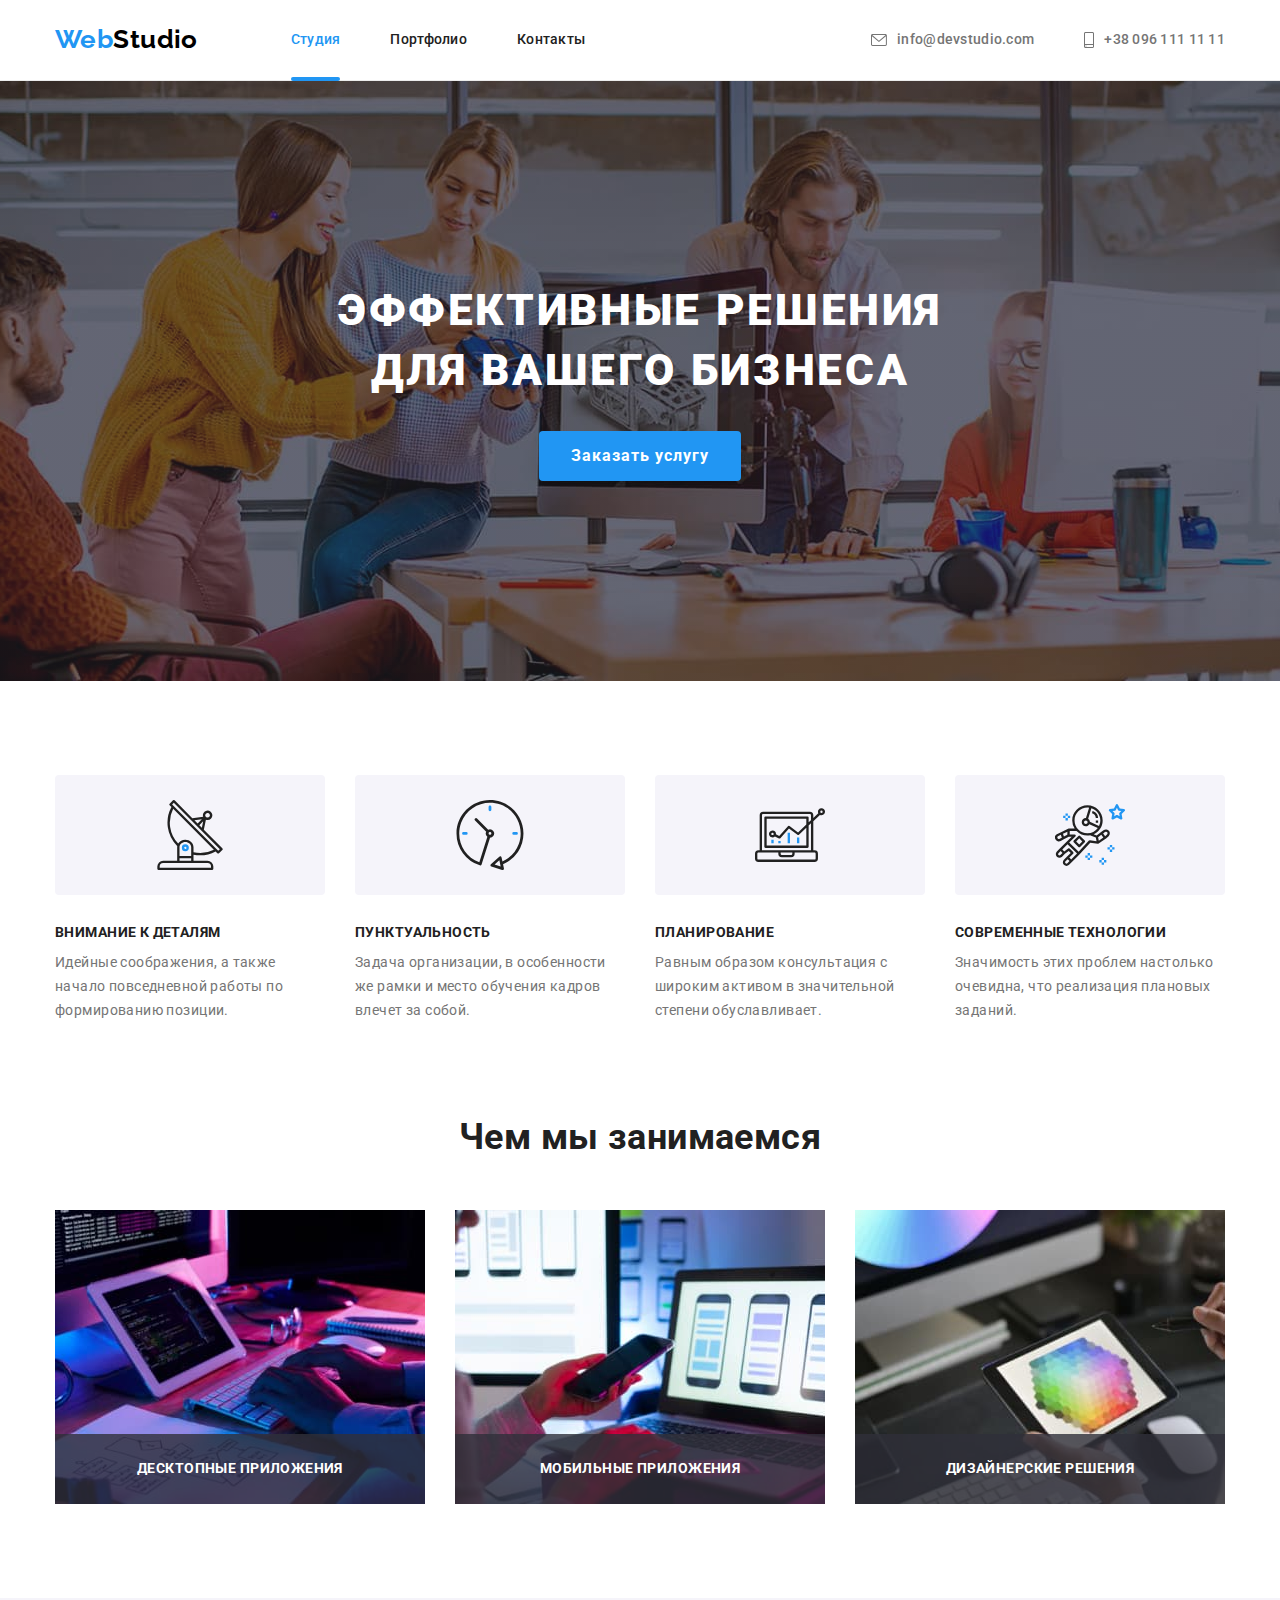
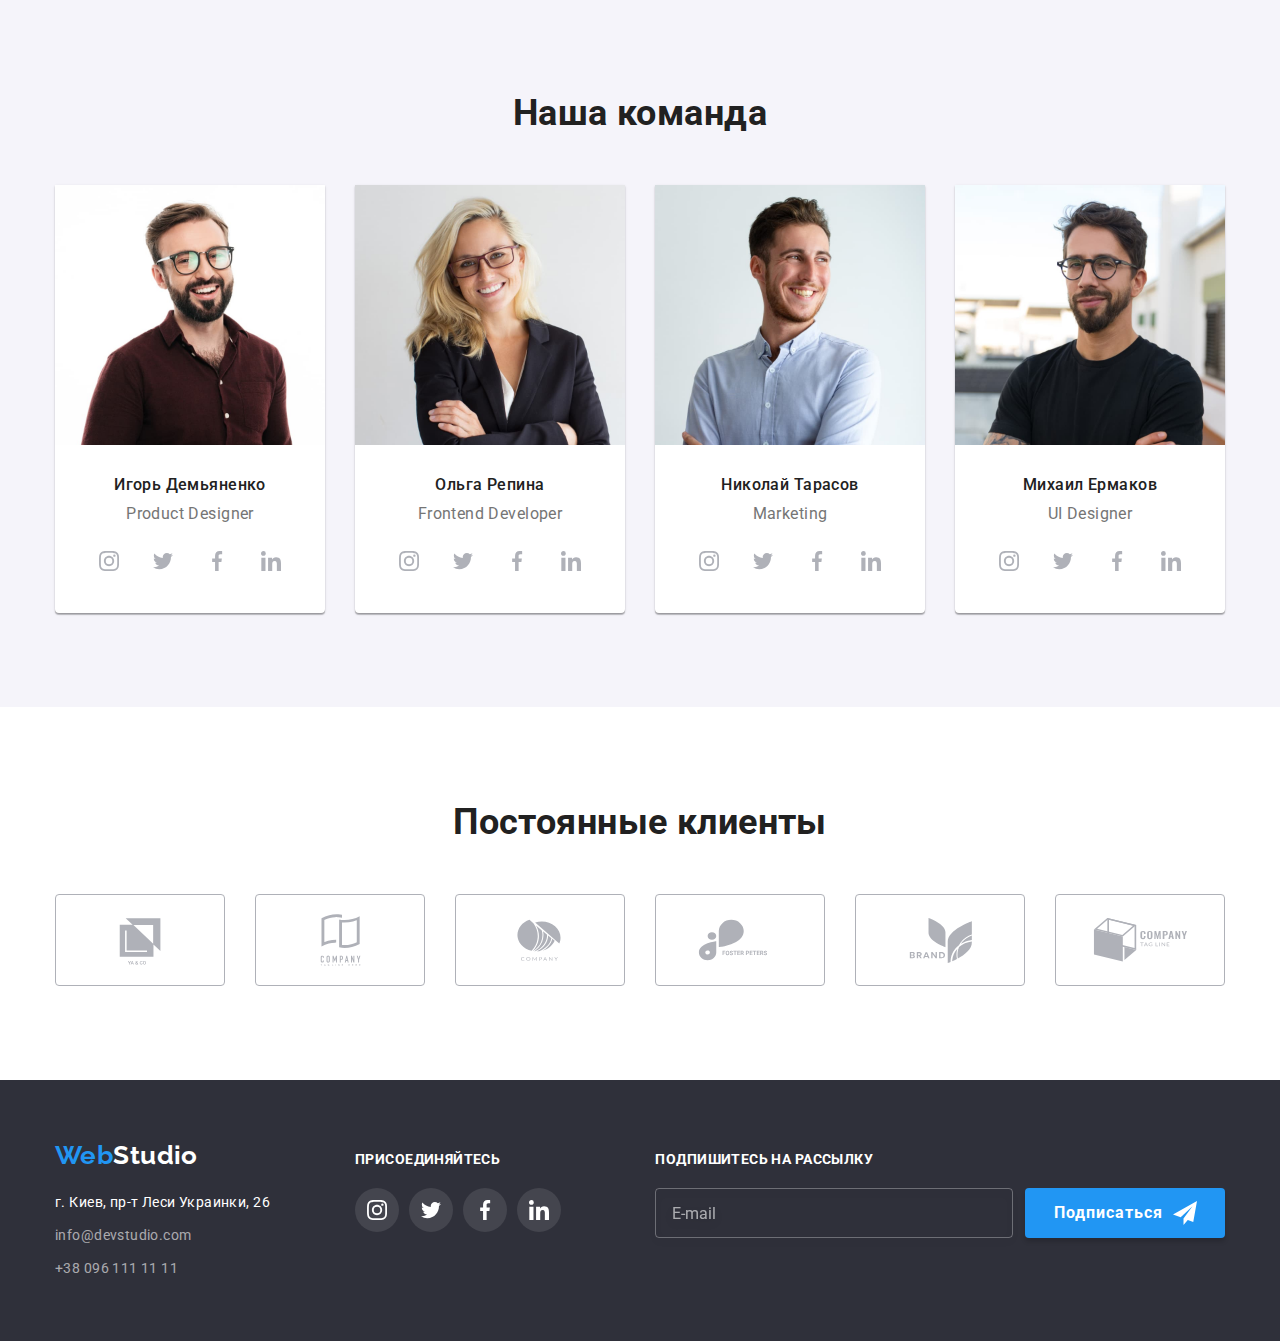
<file: index.html>
<!DOCTYPE html>
<html lang="ru">
  <head>
    <meta charset="UTF-8" />
    <meta http-equiv="X-UA-Compatible" content="IE=edge" />
    <meta name="viewport" content="width=device-width, initial-scale=1.0" />
    <title>HW-01</title>
    <link rel="preconnect" href="https://fonts.googleapis.com" />
    <link rel="preconnect" href="https://fonts.gstatic.com" crossorigin />
    <link
      href="https://fonts.googleapis.com/css2?family=Raleway:wght@700&family=Roboto:wght@400;500;700;900&display=swap"
      rel="stylesheet"
    />
    <link
      rel="stylesheet"
      href="https://cdnjs.cloudflare.com/ajax/libs/modern-normalize/1.1.0/modern-normalize.min.css"
    />
    <link rel="stylesheet" href="./css/styles.css" />
  </head>

  <body>
    <header class="header">
      <div class="container flexbox">
        <nav class="flexbox">
          <a class="logo link" href="./index.html"><span class="first-part">Web</span>Studio</a>
          <ul class="navigation flexbox">
            <li class="item"><a class="link current" href="./index.html">Студия</a></li>
            <li class="item"><a class="link" href="./portfolio.html">Портфолио</a></li>
            <li class="item"><a class="link" href="">Контакты</a></li>
          </ul>
        </nav>
        <ul class="contacts flexbox">
          <li class="item">
            <a class="link" href="mailto:info@devstudio.com">
              <svg class="icon envelope" width="16" height="12">
                <use href="./images/icons.svg#icon-envelope"></use>
              </svg>
              info@devstudio.com
            </a>
          </li>
          <li class="item">
            <a class="link" href="tel:+380961111111">
              <svg class="icon smartphone" width="10" height="16">
                <use href="./images/icons.svg#icon-smartphone"></use>
              </svg>
              +38 096 111 11 11
            </a>
          </li>
        </ul>
      </div>
    </header>

    <main>
      <section class="banner section">
        <div class="container">
          <h1 class="banner-title">Эффективные решения для вашего бизнеса</h1>
          <button class="order-button" type="button" data-modal-open>Заказать услугу</button>
        </div>
      </section>

      <section class="benefits section">
        <div class="container">
          <h2 class="hidden">Наши преимущества</h2>
          <ul class="flexbox">
            <li class="item">
              <div class="thumb">
                <svg class="icon" width="70" height="70">
                  <use href="./images/icons.svg#icon-antenna"></use>
                </svg>
              </div>
              <h3 class="title">Внимание к деталям</h3>
              <p class="text">
                Идейные соображения, а также начало повседневной работы по формированию позиции.
              </p>
            </li>
            <li class="item">
              <div class="thumb">
                <svg class="icon" width="70" height="70">
                  <use href="./images/icons.svg#icon-clock"></use>
                </svg>
              </div>
              <h3 class="title">Пунктуальность</h3>
              <p class="text">
                Задача организации, в особенности же рамки и место обучения кадров влечет за собой.
              </p>
            </li>
            <li class="item">
              <div class="thumb">
                <svg class="icon" width="70" height="70">
                  <use href="./images/icons.svg#icon-diagram"></use>
                </svg>
              </div>
              <h3 class="title">Планирование</h3>
              <p class="text">
                Равным образом консультация с широким активом в значительной степени обуславливает.
              </p>
            </li>
            <li class="item">
              <div class="thumb">
                <svg class="icon" width="70" height="70">
                  <use href="./images/icons.svg#icon-astronaut"></use>
                </svg>
              </div>
              <h3 class="title">Современные технологии</h3>
              <p class="text">
                Значимость этих проблем настолько очевидна, что реализация плановых заданий.
              </p>
            </li>
          </ul>
        </div>
      </section>

      <section class="services section">
        <div class="container">
          <h2 class="section-title">Чем мы занимаемся</h2>
          <ul class="flexbox">
            <li class="item">
              <img src="./images/box1.jpg" alt="Разработка приложений" width="370" height="294" />
              <h3 class="services-title">Десктопные приложения</h3>
            </li>
            <li class="item">
              <img
                src="./images/box2.jpg"
                alt="Разработка мобильных приложений"
                width="370"
                height="294"
              />
              <h3 class="services-title">Мобильные приложения</h3>
            </li>
            <li class="item">
              <img src="./images/box3.jpg" alt="Дизайн" width="370" height="294" />
              <h3 class="services-title">Дизайнерские решения</h3>
            </li>
          </ul>
        </div>
      </section>

      <section class="team section">
        <div class="container">
          <h2 class="section-title">Наша команда</h2>
          <ul class="flexbox">
            <li class="item card">
              <img src="./images/photo1.jpg" alt="Фотография сотрудника" width="270" height="260" />
              <div class="team-member">
                <h3 class="member-name">Игорь Демьяненко</h3>
                <p class="member-position" lang="en">Product Designer</p>
                <ul class="flexbox">
                  <li class="network">
                    <a class="social-network" href="" aria-label="instagram">
                      <svg class="icon" width="20" height="20">
                        <use href="./images/icons.svg#icon-instagram"></use>
                      </svg>
                    </a>
                  </li>
                  <li class="network">
                    <a class="social-network" href="" aria-label="twitter">
                      <svg class="icon" width="20" height="20">
                        <use href="./images/icons.svg#icon-twitter"></use>
                      </svg>
                    </a>
                  </li>
                  <li class="network">
                    <a class="social-network" href="" aria-label="facebook">
                      <svg class="icon" width="20" height="20">
                        <use href="./images/icons.svg#icon-facebook"></use>
                      </svg>
                    </a>
                  </li>
                  <li class="network">
                    <a class="social-network" href="" aria-label="linkedin">
                      <svg class="icon" width="20" height="20">
                        <use href="./images/icons.svg#icon-linkedin"></use>
                      </svg>
                    </a>
                  </li>
                </ul>
              </div>
            </li>
            <li class="item card">
              <img src="./images/photo2.jpg" alt="Фотография сотрудника" width="270" height="260" />
              <div class="team-member">
                <h3 class="member-name">Ольга Репина</h3>
                <p class="member-position" lang="en">Frontend Developer</p>
                <ul class="flexbox">
                  <li class="network">
                    <a class="social-network" href="" aria-label="instagram">
                      <svg class="icon" width="20" height="20">
                        <use href="./images/icons.svg#icon-instagram"></use>
                      </svg>
                    </a>
                  </li>
                  <li class="network">
                    <a class="social-network" href="" aria-label="twitter">
                      <svg class="icon" width="20" height="20">
                        <use href="./images/icons.svg#icon-twitter"></use>
                      </svg>
                    </a>
                  </li>
                  <li class="network">
                    <a class="social-network" href="" aria-label="facebook">
                      <svg class="icon" width="20" height="20">
                        <use href="./images/icons.svg#icon-facebook"></use>
                      </svg>
                    </a>
                  </li>
                  <li class="network">
                    <a class="social-network" href="" aria-label="linkedin">
                      <svg class="icon" width="20" height="20">
                        <use href="./images/icons.svg#icon-linkedin"></use>
                      </svg>
                    </a>
                  </li>
                </ul>
              </div>
            </li>
            <li class="item card">
              <img src="./images/photo3.jpg" alt="Фотография сотрудника" width="270" height="260" />
              <div class="team-member">
                <h3 class="member-name">Николай Тарасов</h3>
                <p class="member-position" lang="en">Marketing</p>
                <ul class="flexbox">
                  <li class="network">
                    <a class="social-network" href="" aria-label="instagram">
                      <svg class="icon" width="20" height="20">
                        <use href="./images/icons.svg#icon-instagram"></use>
                      </svg>
                    </a>
                  </li>
                  <li class="network">
                    <a class="social-network" href="" aria-label="twitter">
                      <svg class="icon" width="20" height="20">
                        <use href="./images/icons.svg#icon-twitter"></use>
                      </svg>
                    </a>
                  </li>
                  <li class="network">
                    <a class="social-network" href="" aria-label="facebook">
                      <svg class="icon" width="20" height="20">
                        <use href="./images/icons.svg#icon-facebook"></use>
                      </svg>
                    </a>
                  </li>
                  <li class="network">
                    <a class="social-network" href="" aria-label="linkedin">
                      <svg class="icon" width="20" height="20">
                        <use href="./images/icons.svg#icon-linkedin"></use>
                      </svg>
                    </a>
                  </li>
                </ul>
              </div>
            </li>
            <li class="item card">
              <img src="./images/photo4.jpg" alt="Фотография сотрудника" width="270" height="260" />
              <div class="team-member">
                <h3 class="member-name">Михаил Ермаков</h3>
                <p class="member-position" lang="en">UI Designer</p>
                <ul class="flexbox">
                  <li class="network">
                    <a class="social-network" href="" aria-label="instagram">
                      <svg class="icon" width="20" height="20">
                        <use href="./images/icons.svg#icon-instagram"></use>
                      </svg>
                    </a>
                  </li>
                  <li class="network">
                    <a class="social-network" href="" aria-label="twitter">
                      <svg class="icon" width="20" height="20">
                        <use href="./images/icons.svg#icon-twitter"></use>
                      </svg>
                    </a>
                  </li>
                  <li class="network">
                    <a class="social-network" href="" aria-label="facebook">
                      <svg class="icon" width="20" height="20">
                        <use href="./images/icons.svg#icon-facebook"></use>
                      </svg>
                    </a>
                  </li>
                  <li class="network">
                    <a class="social-network" href="" aria-label="linkedin">
                      <svg class="icon" width="20" height="20">
                        <use href="./images/icons.svg#icon-linkedin"></use>
                      </svg>
                    </a>
                  </li>
                </ul>
              </div>
            </li>
          </ul>
        </div>
      </section>

      <section class="clients section">
        <div class="container">
          <h2 class="section-title">Постоянные клиенты</h2>
          <ul class="flexbox">
            <li class="clients-item">
              <a class="clients-link" href="">
                <svg class="icon" width="106" height="60">
                  <use href="./images/icons.svg#icon-client1"></use>
                </svg>
              </a>
            </li>
            <li class="clients-item">
              <a class="clients-link" href="">
                <svg class="icon" width="106" height="60">
                  <use href="./images/icons.svg#icon-client2"></use>
                </svg>
              </a>
            </li>
            <li class="clients-item">
              <a class="clients-link" href="">
                <svg class="icon" width="106" height="60">
                  <use href="./images/icons.svg#icon-client3"></use>
                </svg>
              </a>
            </li>
            <li class="clients-item">
              <a class="clients-link" href="">
                <svg class="icon" width="106" height="60">
                  <use href="./images/icons.svg#icon-client4"></use>
                </svg>
              </a>
            </li>
            <li class="clients-item">
              <a class="clients-link" href="">
                <svg class="icon" width="106" height="60">
                  <use href="./images/icons.svg#icon-client5"></use>
                </svg>
              </a>
            </li>
            <li class="clients-item">
              <a class="clients-link" href="">
                <svg class="icon" width="106" height="60">
                  <use href="./images/icons.svg#icon-client6"></use>
                </svg>
              </a>
            </li>
          </ul>
        </div>
      </section>
    </main>

    <footer class="footer">
      <div class="container flexbox">
        <div>
          <a class="logo link" href="./index.html"
            ><span class="first-part">Web</span><span class="second-part">Studio</span></a
          >
          <address>
            <ul class="address">
              <li class="address-item">
                <a
                  class="link map"
                  href="https://goo.gl/maps/piqngm7oDQpEDh6u6"
                  target="_blank"
                  rel="noopener nofollow noreferrer"
                  >г. Киев, пр-т Леси Украинки, 26</a
                >
              </li>
              <li class="address-item">
                <a class="link contact" href="mailto:info@devstudio.com">info@devstudio.com</a>
              </li>
              <li class="address-item">
                <a class="link contact" href="tel:+380961111111">+38 096 111 11 11</a>
              </li>
            </ul>
          </address>
        </div>
        <div class="footer-network">
          <p class="call">присоединяйтесь</p>
          <ul class="flexbox">
            <li class="network">
              <a class="social-network" href="" aria-label="instagram">
                <svg class="icon" width="20" height="20">
                  <use href="./images/icons.svg#icon-instagram"></use>
                </svg>
              </a>
            </li>
            <li class="network">
              <a class="social-network" href="" aria-label="twitter">
                <svg class="icon" width="20" height="20">
                  <use href="./images/icons.svg#icon-twitter"></use>
                </svg>
              </a>
            </li>
            <li class="network">
              <a class="social-network" href="" aria-label="facebook">
                <svg class="icon" width="20" height="20">
                  <use href="./images/icons.svg#icon-facebook"></use>
                </svg>
              </a>
            </li>
            <li class="network">
              <a class="social-network" href="" aria-label="linkedin">
                <svg class="icon" width="20" height="20">
                  <use href="./images/icons.svg#icon-linkedin"></use>
                </svg>
              </a>
            </li>
          </ul>
        </div>
        <div class="subscription">
          <p class="call">Подпишитесь на рассылку</p>
          <div class="subscription-form flexbox">
            <label class="subscription-field">
              <input class="subscription-input" type="email" name="mail" placeholder="E-mail" />
            </label>
            <button class="subscription-button" type="submit">
              Подписаться
              <svg class="icon" width="24" height="24">
                <use href="./images/icons.svg#icon-send"></use>
              </svg>
            </button>
          </div>
        </div>
      </div>
    </footer>

    <div class="backdrop is-hidden" data-modal>
      <div class="modal">
        <button class="close-button" type="button" data-modal-close>
          <svg class="icon" width="18" height="18">
            <use href="./images/icons.svg#icon-close"></use>
          </svg>
        </button>
        <p class="call">Оставьте свои данные, мы вам перезвоним</p>
        <form name="application">
          <label class="field-label" for="name"> Имя </label>
          <div class="field">
            <input class="field-input" type="text" name="name" id="name" />
            <svg class="icon" width="18" height="18">
              <use href="./images/icons.svg#icon-person"></use>
            </svg>
          </div>
          <label class="field-label" for="tel"> Телефон </label>
          <div class="field">
            <input class="field-input" type="tel" name="telephone" id="tel" />
            <svg class="icon" width="18" height="18">
              <use href="./images/icons.svg#icon-phone"></use>
            </svg>
          </div>
          <label class="field-label" for="email"> Почта </label>
          <div class="field">
            <input class="field-input" type="email" name="mail" id="email" />
            <svg class="icon" width="18" height="18">
              <use href="./images/icons.svg#icon-email"></use>
            </svg>
          </div>
          <label class="field-label" for="comment"> Комментарий </label>
          <textarea
            class="comment field-input"
            name="comment"
            id="comment"
            rows="10"
            placeholder="Введите текст"
          ></textarea>
          <label class="agreement">
            <input type="checkbox" />
            <svg class="icon" width="16" height="15">
              <use href="./images/icons.svg#icon-check"></use>
            </svg>
            <span class="checkbox-text">
              Соглашаюсь с рассылкой и принимаю
              <a class="contract-link" href="">Условия договора</a>
            </span>
          </label>
          <button class="submit-button" type="submit">Отправить</button>
        </form>
      </div>
    </div>

    <script src="./js/modal.js"></script>
  </body>
</html>
</file>
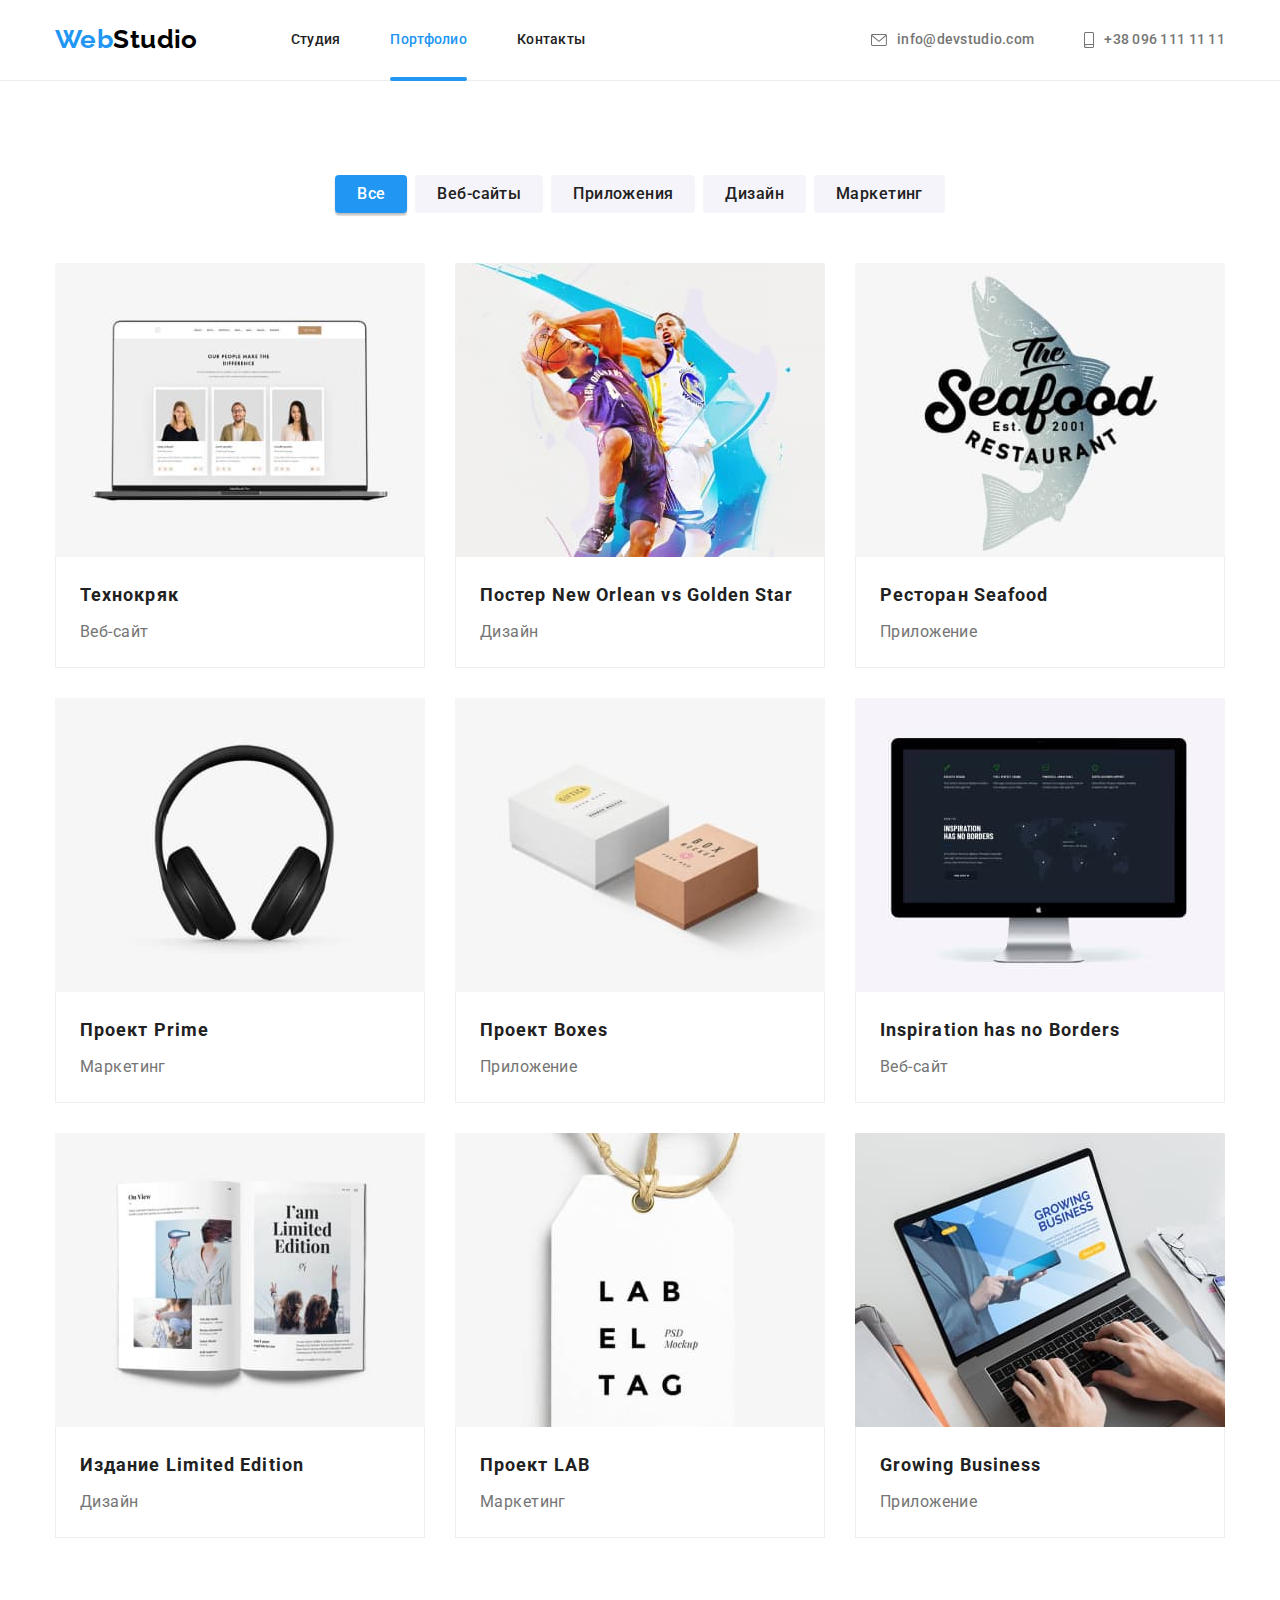
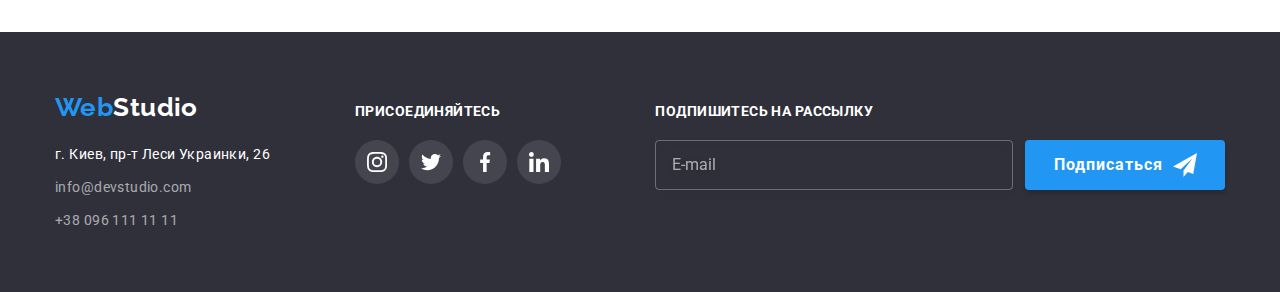
<file: portfolio.html>
<!DOCTYPE html>
<html lang="ru">
  <head>
    <meta charset="UTF-8" />
    <meta http-equiv="X-UA-Compatible" content="IE=edge" />
    <meta name="viewport" content="width=device-width, initial-scale=1.0" />
    <title>Portfolio</title>
    <link rel="preconnect" href="https://fonts.googleapis.com" />
    <link rel="preconnect" href="https://fonts.gstatic.com" crossorigin />
    <link
      href="https://fonts.googleapis.com/css2?family=Raleway:wght@700&family=Roboto:wght@400;500;700;900&display=swap"
      rel="stylesheet"
    />
    <link
      rel="stylesheet"
      href="https://cdnjs.cloudflare.com/ajax/libs/modern-normalize/1.1.0/modern-normalize.min.css"
    />
    <link rel="stylesheet" href="./css/styles.css" />
  </head>

  <body>
    <header class="header">
      <div class="container flexbox">
        <nav class="flexbox">
          <a class="logo link" href="./index.html"><span class="first-part">Web</span>Studio</a>
          <ul class="navigation flexbox">
            <li class="item"><a class="link" href="./index.html">Студия</a></li>
            <li class="item"><a class="link current" href="./portfolio.html">Портфолио</a></li>
            <li class="item"><a class="link" href="">Контакты</a></li>
          </ul>
        </nav>
        <ul class="contacts flexbox">
          <li class="item">
            <a class="link" href="mailto:info@devstudio.com">
              <svg class="icon envelope" width="16" height="12">
                <use href="./images/icons.svg#icon-envelope"></use>
              </svg>
              info@devstudio.com
            </a>
          </li>
          <li class="item">
            <a class="link" href="tel:+380961111111">
              <svg class="icon smartphone" width="10" height="16">
                <use href="./images/icons.svg#icon-smartphone"></use>
              </svg>
              +38 096 111 11 11
            </a>
          </li>
        </ul>
      </div>
    </header>

    <main>
      <section class="section">
        <div class="container">
          <h1 class="hidden">Примеры работ</h1>
          <ul class="filter flexbox">
            <li class="item"><button class="filter-button active" type="button">Все</button></li>
            <li class="item"><button class="filter-button" type="button">Веб-сайты</button></li>
            <li class="item"><button class="filter-button" type="button">Приложения</button></li>
            <li class="item"><button class="filter-button" type="button">Дизайн</button></li>
            <li class="item"><button class="filter-button" type="button">Маркетинг</button></li>
          </ul>

          <ul class="projects flexbox">
            <li class="projects-item">
              <a class="link projects-link" href="">
                <div class="project-thumb">
                  <img src="./images/team.jpg" alt="Команда технокряка" width="370" height="294" />
                  <p class="overlay">
                    Ресурс предлагает комплексные предложения с разным уровнем функционала и
                    сервисов. Все это позволит посетителю получить исчерпывающие сведения о компании
                    или частном лице.
                  </p>
                </div>

                <div class="project-meta">
                  <h2 class="title">Технокряк</h2>
                  <p class="type">Веб-сайт</p>
                </div>
              </a>
            </li>
            <li class="projects-item">
              <a class="link projects-link" href="">
                <div class="project-thumb">
                  <img src="./images/poster.jpg" alt="Баскетболисты" width="370" height="294" />
                  <p class="overlay">
                    Ресурс предлагает комплексные предложения с разным уровнем функционала и
                    сервисов. Все это позволит посетителю получить исчерпывающие сведения о компании
                    или частном лице.
                  </p>
                </div>

                <div class="project-meta">
                  <h2 class="title">Постер New Orlean vs Golden Star</h2>
                  <p class="type">Дизайн</p>
                </div>
              </a>
            </li>
            <li class="projects-item">
              <a class="link projects-link" href="">
                <div class="project-thumb">
                  <img
                    src="./images/restaurant.jpg"
                    alt="Логотип ресторана"
                    width="370"
                    height="294"
                  />
                  <p class="overlay">
                    Ресурс предлагает комплексные предложения с разным уровнем функционала и
                    сервисов. Все это позволит посетителю получить исчерпывающие сведения о компании
                    или частном лице.
                  </p>
                </div>

                <div class="project-meta">
                  <h2 class="title">Ресторан Seafood</h2>
                  <p class="type">Приложение</p>
                </div>
              </a>
            </li>
            <li class="projects-item">
              <a class="link projects-link" href="">
                <div class="project-thumb">
                  <img src="./images/headphone.jpg" alt="Наушники" width="370" height="294" />
                  <p class="overlay">
                    Ресурс предлагает комплексные предложения с разным уровнем функционала и
                    сервисов. Все это позволит посетителю получить исчерпывающие сведения о компании
                    или частном лице.
                  </p>
                </div>

                <div class="project-meta">
                  <h2 class="title">Проект Prime</h2>
                  <p class="type">Маркетинг</p>
                </div>
              </a>
            </li>
            <li class="projects-item">
              <a class="link projects-link" href="">
                <div class="project-thumb">
                  <img src="./images/boxes.jpg" alt="Коробки" width="370" height="294" />
                  <p class="overlay">
                    Ресурс предлагает комплексные предложения с разным уровнем функционала и
                    сервисов. Все это позволит посетителю получить исчерпывающие сведения о компании
                    или частном лице.
                  </p>
                </div>

                <div class="project-meta">
                  <h2 class="title">Проект Boxes</h2>
                  <p class="type">Приложение</p>
                </div>
              </a>
            </li>
            <li class="projects-item">
              <a class="link projects-link" href="">
                <div class="project-thumb">
                  <img src="./images/screen.jpg" alt="Монитор" width="370" height="294" />
                  <p class="overlay">
                    Ресурс предлагает комплексные предложения с разным уровнем функционала и
                    сервисов. Все это позволит посетителю получить исчерпывающие сведения о компании
                    или частном лице.
                  </p>
                </div>

                <div class="project-meta">
                  <h2 class="title" lang="en">Inspiration has no Borders</h2>
                  <p class="type">Веб-сайт</p>
                </div>
              </a>
            </li>
            <li class="projects-item">
              <a class="link projects-link" href="">
                <div class="project-thumb">
                  <img src="./images/magazine.jpg" alt="Журнал" width="370" height="294" />
                  <p class="overlay">
                    Ресурс предлагает комплексные предложения с разным уровнем функционала и
                    сервисов. Все это позволит посетителю получить исчерпывающие сведения о компании
                    или частном лице.
                  </p>
                </div>

                <div class="project-meta">
                  <h2 class="title">Издание Limited Edition</h2>
                  <p class="type">Дизайн</p>
                </div>
              </a>
            </li>
            <li class="projects-item">
              <a class="link projects-link" href="">
                <div class="project-thumb">
                  <img src="./images/label.jpg" alt="Ярлык" width="370" height="294" />
                  <p class="overlay">
                    Ресурс предлагает комплексные предложения с разным уровнем функционала и
                    сервисов. Все это позволит посетителю получить исчерпывающие сведения о компании
                    или частном лице.
                  </p>
                </div>

                <div class="project-meta">
                  <h2 class="title">Проект LAB</h2>
                  <p class="type">Маркетинг</p>
                </div>
              </a>
            </li>
            <li class="projects-item">
              <a class="link projects-link" href="">
                <div class="project-thumb">
                  <img src="./images/laptop.jpg" alt="Ноутбук" width="370" height="294" />
                  <p class="overlay">
                    Ресурс предлагает комплексные предложения с разным уровнем функционала и
                    сервисов. Все это позволит посетителю получить исчерпывающие сведения о компании
                    или частном лице.
                  </p>
                </div>

                <div class="project-meta">
                  <h2 class="title" lang="en">Growing Business</h2>
                  <p class="type">Приложение</p>
                </div>
              </a>
            </li>
          </ul>
        </div>
      </section>
    </main>

    <footer class="footer">
      <div class="container flexbox">
        <div>
          <a class="logo link" href="./index.html"
            ><span class="first-part">Web</span><span class="second-part">Studio</span></a
          >
          <address>
            <ul class="address">
              <li class="address-item">
                <a
                  class="link map"
                  href="https://goo.gl/maps/piqngm7oDQpEDh6u6"
                  target="_blank"
                  rel="noopener nofollow noreferrer"
                  >г. Киев, пр-т Леси Украинки, 26</a
                >
              </li>
              <li class="address-item">
                <a class="link contact" href="mailto:info@devstudio.com">info@devstudio.com</a>
              </li>
              <li class="address-item">
                <a class="link contact" href="tel:+380961111111">+38 096 111 11 11</a>
              </li>
            </ul>
          </address>
        </div>
        <div class="footer-network">
          <p class="call">присоединяйтесь</p>
          <ul class="flexbox">
            <li class="network">
              <a class="social-network" href="" aria-label="instagram">
                <svg class="icon" width="20" height="20">
                  <use href="./images/icons.svg#icon-instagram"></use>
                </svg>
              </a>
            </li>
            <li class="network">
              <a class="social-network" href="" aria-label="twitter">
                <svg class="icon" width="20" height="20">
                  <use href="./images/icons.svg#icon-twitter"></use>
                </svg>
              </a>
            </li>
            <li class="network">
              <a class="social-network" href="" aria-label="facebook">
                <svg class="icon" width="20" height="20">
                  <use href="./images/icons.svg#icon-facebook"></use>
                </svg>
              </a>
            </li>
            <li class="network">
              <a class="social-network" href="" aria-label="linkedin">
                <svg class="icon" width="20" height="20">
                  <use href="./images/icons.svg#icon-linkedin"></use>
                </svg>
              </a>
            </li>
          </ul>
        </div>
        <div class="subscription">
          <p class="call">Подпишитесь на рассылку</p>
          <div class="subscription-form flexbox">
            <label class="subscription-field">
              <input class="subscription-input" type="email" name="mail" placeholder="E-mail" />
            </label>
            <button class="subscription-button" type="submit">
              Подписаться
              <svg class="icon" width="24" height="24">
                <use href="./images/icons.svg#icon-send"></use>
              </svg>
            </button>
          </div>
        </div>
      </div>
    </footer>
  </body>
</html>
</file>
<file: css/styles.css>
html {
  box-sizing: border-box;
}

*,
*::after,
*::before {
  box-sizing: inherit;
}

:root {
  --primary-bg-color: #ffffff;
  --button-text-color: #ffffff;
  --additional-bg-color: #f5f4fa;
  --footer-bg-color: #2f303a;
  --accent-color: #2196f3;
  --overlay-bg-color: rgba(33, 150, 243, 0.9);
  --heading-text: #212121;
  --primary-text: #757575;
  --dark-logo-color: #000000;
  --border-color: #ececec;
  --card-border-color: #eeeeee;
  --footer-text-color: rgba(255, 255, 255, 0.6);
  --icon-color: #afb1b8;
  --icon-bg-color: rgba(255, 255, 255, 0.1);
  --services-bg-color: rgba(47, 48, 58, 0.8);
  --main-font-family: Roboto;
  --bold: 700;
  --primary-font-size: 16px;
  --timing-function: cubic-bezier(0.4, 0, 0.2, 1);
  --transition-duration: 250ms;
}

body {
  color: var(--primary-text);
  font-family: var(--main-font-family), sans-serif;
  font-size: 14px;
  line-height: 1.7;
  letter-spacing: 0.03em;
}

img {
  display: block;
  width: 100%;
  height: auto;
}

ul {
  margin-top: 0;
  margin-bottom: 0;
  padding-left: 0;
  list-style: none;
}

.link {
  text-decoration: none;
  color: inherit;
}

.container {
  margin-left: auto;
  margin-right: auto;
  width: 1200px;
  padding-left: 15px;
  padding-right: 15px;
}

.flexbox {
  display: flex;
  align-items: center;
}

.header,
.benefits,
.services,
.filter,
.projects,
.clients {
  background-color: var(--primary-bg-color);
}

/* Header */
.header {
  border-bottom: 1px solid var(--border-color);
}

.header .logo {
  margin-right: 93px;
}

.logo {
  font-family: 'Raleway', sans-serif;
  font-weight: var(--bold);
  font-size: 26px;
  line-height: 1.2;
  color: var(--dark-logo-color);
}

.logo .first-part {
  color: var(--accent-color);
}

.navigation > .item:not(:last-child),
.contacts > .item:not(:last-child) {
  margin-right: 50px;
}

.contacts {
  margin-left: auto;
}

.navigation .link,
.contacts .link {
  padding-top: 32px;
  padding-bottom: 32px;

  font-weight: 500;
  line-height: 1.14;
  letter-spacing: 0.02em;
}

.navigation .link {
  display: block;
  color: var(--heading-text);

  transition: color var(--transition-duration) var(--timing-function);
}

.contacts .link {
  display: flex;
  color: var(--primary-text);

  transition: color var(--transition-duration) var(--timing-function);
}

.link.current,
.navigation .link:hover,
.navigation .link:focus,
.contacts .link:hover,
.contacts .link:focus,
.contact.link:focus,
.contact.link:hover {
  color: var(--accent-color);
}

.current {
  position: relative;
}

.current::after {
  content: '';
  position: absolute;
  left: 0;
  bottom: -1px;

  width: 100%;
  height: 4px;
  background-color: var(--accent-color);
  border-radius: 2px;
}

.icon {
  display: block;
  align-self: center;

  fill: currentColor;
}

.contacts .icon {
  margin-right: 10px;
}

/* Main page */

.section {
  padding-top: 94px;
  padding-bottom: 94px;
}

.banner {
  padding-top: 200px;
  padding-bottom: 200px;
  min-height: 600px;
  max-width: 1600px;
  margin-left: auto;
  margin-right: auto;
  background-image: linear-gradient(to right, rgba(47, 48, 58, 0.4), rgba(47, 48, 58, 0.4)),
    url('../images/banner.jpg');
  background-position: center;
  background-repeat: no-repeat;
  background-size: cover;

  background-color: var(--footer-bg-color);
  text-align: center;
}

.banner-title {
  margin-top: 0;
  margin-bottom: 30px;
  margin-left: auto;
  margin-right: auto;
  width: 696px;

  color: var(--button-text-color);
  font-weight: 900;
  font-size: 44px;
  line-height: 1.36;
  letter-spacing: 0.06em;
  text-transform: uppercase;
}

.order-button {
  padding: 10px 32px;
  box-shadow: 0px 4px 4px rgba(0, 0, 0, 0.15);
  border-radius: 4px;
  border-width: 0px;

  background-color: var(--accent-color);
  color: var(--button-text-color);
  font-family: var(--main-font-family);
  font-weight: var(--bold);
  font-size: var(--primary-font-size);
  line-height: 1.88;
  text-align: center;
  letter-spacing: 0.06em;
  cursor: pointer;
}

.benefits {
  padding-bottom: 0px;
}

.hidden,
input[type='checkbox'] {
  position: absolute;
  width: 1px;
  height: 1px;
  margin: -1px;
  border: 0;
  padding: 0;
  white-space: nowrap;
  clip-path: inset(100%);
  clip: rect(0 0 0 0);
  overflow: hidden;
}

.benefits .item {
  width: 270px;
}

.thumb {
  margin-bottom: 30px;
  padding: 25px 100px;

  background-color: var(--additional-bg-color);
  border-radius: 4px;
}

.item:not(:last-child) {
  margin-right: 30px;
}

.text {
  margin-top: 10px;
  margin-bottom: 0;
}

.title,
.section-title {
  margin-top: 0;

  color: var(--heading-text);
  font-weight: var(--bold);
}

.benefits .title,
.services-title {
  margin-bottom: 0;
}

.benefits .title,
.footer .call,
.services-title {
  font-size: inherit;
  line-height: 1.14;
  text-transform: uppercase;
}

.services .item {
  position: relative;
}

.services-title {
  position: absolute;
  left: 0;
  bottom: 0;

  width: 100%;
  margin-top: 0;
  padding-top: 27px;
  padding-bottom: 27px;

  background-color: var(--services-bg-color);
  color: var(--button-text-color);
  font-weight: var(--bold);
  text-align: center;
}

.section-title {
  margin-bottom: 50px;
  font-size: 36px;
  line-height: 1.2;
  text-align: center;
}

.team {
  background-color: var(--additional-bg-color);
}

.card {
  box-shadow: 0px 1px 3px rgba(0, 0, 0, 0.12), 0px 1px 1px rgba(0, 0, 0, 0.14),
    0px 2px 1px rgba(0, 0, 0, 0.2);
  border-bottom-left-radius: 4px;
  border-bottom-right-radius: 4px;
  background-color: var(--primary-bg-color);
}

.team-member {
  padding: 30px 32px;
}

.member-name {
  margin-top: 0;
  margin-bottom: 10px;

  color: var(--heading-text);
  font-weight: 500;
}

.member-position {
  margin-top: 0;
  margin-bottom: 16px;
}

.member-name,
.member-position {
  font-size: var(--primary-font-size);
  line-height: 1.2;
  text-align: center;
}

.social-network {
  display: block;
  padding: 12px;
  height: 44px;
  width: 44px;
  border-radius: 50%;
}

.team .social-network {
  color: var(--icon-color);
  background-color: var(--primary-bg-color);

  transition: color var(--transition-duration) var(--timing-function),
    background-color var(--transition-duration) var(--timing-function);
}

.footer .social-network {
  color: var(--button-text-color);
  background-color: var(--icon-bg-color);

  transition: background-color var(--transition-duration) var(--timing-function);
}

.social-network:hover,
.social-network:focus {
  background-color: var(--accent-color);

  color: var(--button-text-color);
}

.network:not(:last-child) {
  margin-right: 10px;
}

.social-network .icon {
  fill: currentColor;
}

.clients-link {
  display: block;
  padding: 16px 32px;
  height: 92px;
  width: 170px;

  color: var(--icon-color);
  border: 1px solid var(--icon-color);
  border-radius: 4px;

  transition: color var(--transition-duration) var(--timing-function),
    border-color var(--transition-duration) var(--timing-function);
}

.clients-link:hover,
.clients-link:focus {
  color: var(--accent-color);
  border-color: var(--accent-color);
}

.clients-item:not(:last-child) {
  margin-right: 30px;
}

/* Portfolio */

.filter {
  margin-bottom: 50px;
  justify-content: center;
}

.filter .item:not(:last-child) {
  margin-right: 8px;
}

.filter-button {
  padding: 6px 22px;
  border-radius: 4px;
  border-width: 0;

  background-color: var(--additional-bg-color);
  color: var(--heading-text);
  font-family: inherit;
  font-weight: 500;
  font-size: var(--primary-font-size);
  line-height: 1.6;
  text-align: center;
  letter-spacing: inherit;
  cursor: pointer;

  transition: color var(--transition-duration) var(--timing-function),
    background-color var(--transition-duration) var(--timing-function),
    box-shadow var(--transition-duration) var(--timing-function);
}

.active.filter-button {
  background-color: var(--accent-color);
  color: var(--button-text-color);
  box-shadow: 0px 3px 1px rgba(0, 0, 0, 0.1), 0px 1px 2px rgba(0, 0, 0, 0.08),
    0px 2px 2px rgba(0, 0, 0, 0.12);
}

.filter-button:hover,
.filter-button:focus {
  background-color: var(--accent-color);
  color: var(--button-text-color);
  box-shadow: 0px 3px 1px rgba(0, 0, 0, 0.1), 0px 1px 2px rgba(0, 0, 0, 0.08),
    0px 2px 2px rgba(0, 0, 0, 0.12);
}

.projects.flexbox {
  flex-wrap: wrap;
}

.projects-item:not(:nth-child(3n)) {
  margin-right: 30px;
}

.projects-item:not(:nth-last-child(-n + 3)) {
  margin-bottom: 30px;
}

.projects-link {
  display: block;
  transition: box-shadow var(--transition-duration) var(--timing-function);
}

.projects-link:hover,
.projects-link:focus {
  box-shadow: 0px 1px 1px rgba(0, 0, 0, 0.12), 0px 4px 4px rgba(0, 0, 0, 0.06),
    1px 4px 6px rgba(0, 0, 0, 0.16);
}

.project-thumb {
  position: relative;
  overflow: hidden;
}

.overlay {
  position: absolute;
  left: 0;
  bottom: 0;

  width: 100%;
  height: 100%;
  margin-top: 0;
  margin-bottom: 0;
  padding: 63px 24px;

  color: var(--button-text-color);
  background-color: var(--overlay-bg-color);
  font-size: 18px;
  line-height: 1.56;

  transform: translateY(100%);
  opacity: 0;
  transition: transform var(--transition-duration) var(--timing-function),
    opacity var(--transition-duration) var(--timing-function);
}

.projects-link:hover .overlay,
.projects-link:focus .overlay {
  transform: translateY(0);
  opacity: 1;
}

.project-meta {
  padding-top: 20px;
  padding-left: 24px;
  padding-bottom: 20px;
  border-left: 1px solid var(--card-border-color);
  border-right: 1px solid var(--card-border-color);
  border-bottom: 1px solid var(--card-border-color);
}

.project-meta > .title {
  margin-bottom: 0;

  font-size: 18px;
  line-height: 2;
  letter-spacing: 0.06em;
}

.project-meta > .type {
  margin-top: 4px;
  margin-bottom: 0;

  color: var(--primary-text);
  font-size: var(--primary-font-size);
  line-height: 1.88;
}

/* Footer */

.footer {
  padding-top: 60px;
  padding-bottom: 60px;
  background-color: var(--footer-bg-color);
}

.footer .logo {
  display: inline-block;
  margin-bottom: 20px;
}

.logo .second-part {
  color: var(--button-text-color);
}

.address {
  font-style: normal;
}

.address-item:not(:last-child) {
  margin-bottom: 9px;
}

.address .map {
  color: var(--button-text-color);
}

.address .contact {
  color: var(--footer-text-color);

  transition: color var(--transition-duration) var(--timing-function);
}

.footer .call {
  margin-top: 0;
  margin-bottom: 20px;

  color: var(--button-text-color);
  font-weight: var(--bold);
}

.footer-network {
  margin-left: 85px;
  padding-top: 12px;
  align-self: flex-start;
}

.subscription {
  margin-left: auto;
  padding-top: 12px;
  align-self: flex-start;
}

.subscription-field {
  margin-right: 12px;

  color: var(--footer-text-color);
  font-family: inherit;
  font-size: var(--primary-font-size);
  line-height: 1.25;
}

.subscription-field > input {
  padding-left: 16px;
  width: 358px;
  height: 50px;
  border: 1px solid rgba(255, 255, 255, 0.3);
  border-radius: 4px;
  background-color: inherit;
  filter: drop-shadow(0px 4px 4px rgba(0, 0, 0, 0.15));
  color: inherit;
}

.subscription-input::placeholder {
  line-height: 1.25;
  color: rgba(255, 255, 255, 0.6);
}

.subscription-button {
  display: inline-flex;
  padding: 10px 29px;
  padding-right: 28px;

  cursor: pointer;
  border: 0 solid transparent;
  box-shadow: 0px 4px 4px rgba(0, 0, 0, 0.15);
  border-radius: 4px;

  background-color: var(--accent-color);
  color: var(--button-text-color);
  font-size: var(--primary-font-size);
  font-weight: var(--bold);
  line-height: 1.88;
  letter-spacing: 0.06em;
}

.subscription-button > .icon {
  margin-left: 10px;
}

/* Modal window */

.backdrop {
  position: fixed;
  top: 0;
  left: 0;

  width: 100vw;
  height: 100vh;

  background-color: rgba(0, 0, 0, 0.2);
  opacity: 1;

  transition: opacity var(--transition-duration) var(--timing-function),
    visibility var(--transition-duration) var(--timing-function);
}

.backdrop.is-hidden {
  opacity: 0;
  visibility: hidden;
  pointer-events: none;
}

.backdrop.is-hidden .modal {
  transform: translate(-50%, -50%) scale(0.7);
}

.modal {
  position: absolute;
  top: 50%;
  left: 50%;
  transform: translate(-50%, -50%) scale(1);

  min-width: 528px;
  min-height: 581px;
  padding: 40px;

  background-color: var(--primary-bg-color);
  box-shadow: 0px 1px 3px rgba(0, 0, 0, 0.12), 0px 1px 1px rgba(0, 0, 0, 0.14),
    0px 2px 1px rgba(0, 0, 0, 0.2);
  border-radius: 4px;

  transition: transform var(--transition-duration) var(--timing-function);
}

.close-button {
  position: absolute;
  top: 8px;
  right: 8px;

  display: block;
  padding: 6px;
  border: 1px solid rgba(0, 0, 0, 0.1);
  border-radius: 50%;

  background-color: var(--primary-bg-color);
  color: var(--dark-logo-color);
  cursor: pointer;

  transition: color var(--transition-duration) var(--timing-function);
}

.close-button:hover,
.close-button:focus {
  color: var(--accent-color);
}

.modal .call {
  margin-top: 0;
  margin-bottom: 12px;

  color: var(--heading-text);
  font-weight: var(--bold);
  font-size: 20px;
  line-height: 1.15;
  text-align: center;
  letter-spacing: 0.03em;
}

.field-label {
  display: inline-block;
  margin-bottom: 4px;
  font-size: 12px;
  line-height: 1.17;
  letter-spacing: 0.01em;
}

.field {
  position: relative;
  margin-bottom: 10px;
  color: var(--heading-text);

  transition: color var(--transition-duration) var(--timing-function);
}

.field:focus-within {
  color: var(--accent-color);
}

.field > input {
  padding-left: 42px;
  width: 100%;
  height: 40px;
  border: 1px solid rgba(33, 33, 33, 0.2);
  border-radius: 4px;

  transition: border-color var(--transition-duration) var(--timing-function);
}

.field-input:focus {
  border-color: var(--accent-color);
  outline: none;
}

.field > .icon {
  position: absolute;
  top: 11px;
  left: 12px;
}

.comment {
  display: block;
  margin-bottom: 20px;
  padding: 12px 16px;
  width: 448px;
  height: 120px;
  resize: none;
  border: 1px solid rgba(33, 33, 33, 0.2);
  border-radius: 4px;
}

.comment::placeholder {
  color: rgba(117, 117, 117, 0.5);
  font-size: 12px;
  line-height: 1.17;
  letter-spacing: 0.01em;
}

.agreement {
  display: flex;
  align-items: center;
  margin-bottom: 30px;
  padding-left: 12px;
}

.contract-link {
  color: var(--accent-color);
}

.agreement > .icon {
  margin-right: 8px;
  border: 2px solid var(--heading-text);
  border-radius: 2px;

  background-color: var(--primary-bg-color);
}

input:checked + .icon {
  background-color: var(--accent-color);
  border-color: var(--accent-color);
}

.submit-button {
  display: block;
  padding: 10px 55px 10px 56px;
  margin-left: auto;
  margin-right: auto;

  cursor: pointer;
  border: 0 solid transparent;
  box-shadow: 0px 4px 4px rgba(0, 0, 0, 0.15);
  border-radius: 4px;

  background-color: var(--accent-color);
  color: var(--button-text-color);
  font-family: inherit;
  font-weight: var(--bold);
  font-size: 16px;
  line-height: 1.88;
  letter-spacing: 0.06em;
  text-align: center;

  transition: background-color var(--transition-duration) var(--timing-function);
}

.submit-button:hover,
.submit-button:focus {
  background-color: #188ce8;
}
</file>
